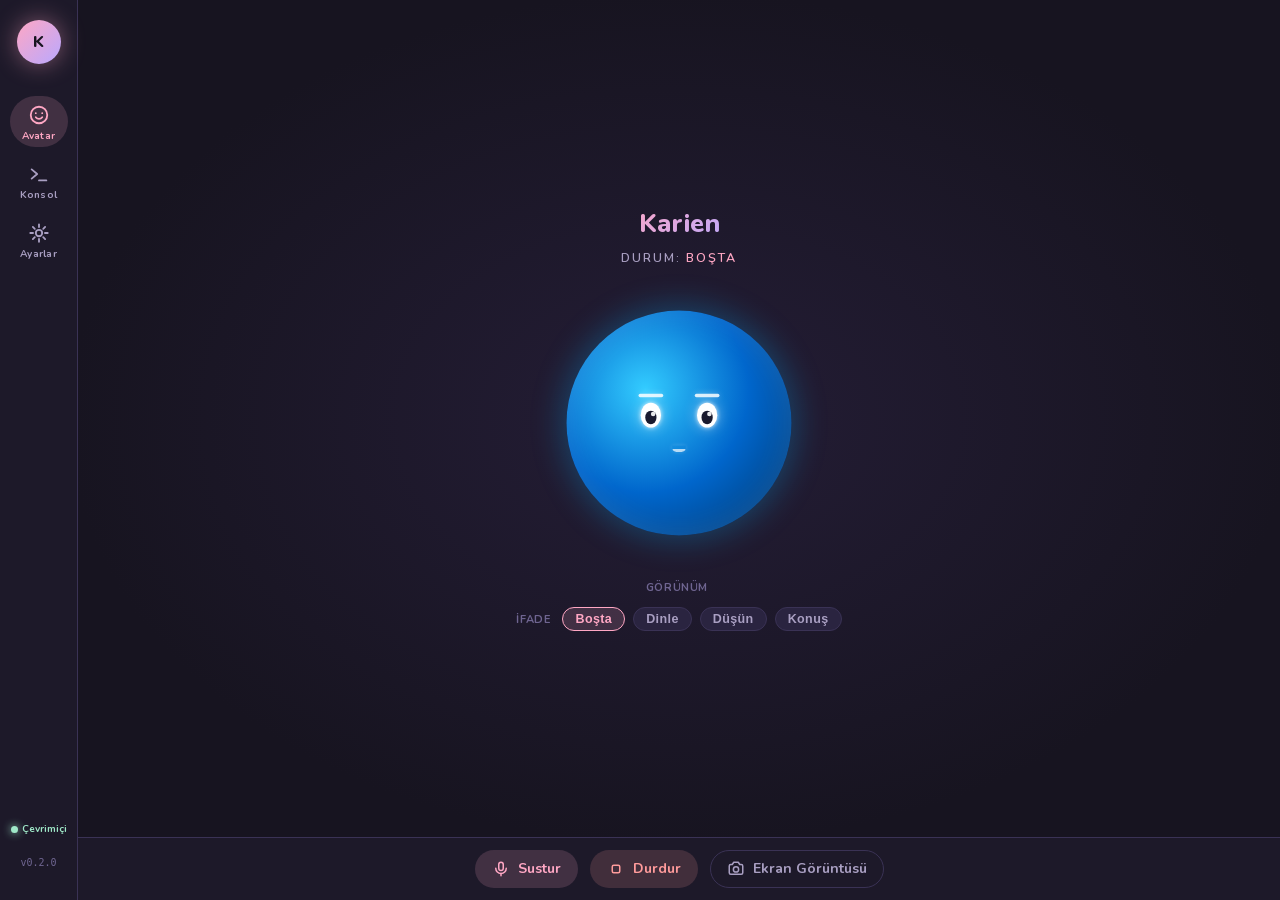
<file: ui/index.html>
<!DOCTYPE html>
<html lang="tr">

<head>
    <meta charset="UTF-8">
    <meta name="viewport" content="width=device-width, initial-scale=1.0">
    <title data-i18n="app.title">Karien Paneli</title>

    <!-- Stylesheets -->
    <link rel="stylesheet" href="css/tokens.css">
    <link rel="stylesheet" href="css/base.css">
    <link rel="stylesheet" href="css/components.css">
    <link rel="stylesheet" href="css/layout.css">
    <link rel="stylesheet" href="css/avatar-base.css">
    <link rel="stylesheet" href="css/avatar.css">
    <link rel="stylesheet" href="css/console.css">
    <link rel="stylesheet" href="css/settings.css">
    <!-- Aktif avatar derisi — js/avatar.js canlı önizleme için href'i değiştirir.
         Skin sözleşmesi overlay ile birebir aynı: avatars/<id>/skin.css,
         data-state/data-mood #avatar-root üzerinde. Son sırada durmalı. -->
    <link rel="stylesheet" href="avatars/orb/skin.css" id="skin-link">
</head>

<body class="app-page">
    <!-- İkon sprite'ı — kaynak: ui/img/icons.svg (senkron tut).
         pywebview file:// altında harici <use href="img/icons.svg#..">
         güvenilir olmadığı için semboller sayfaya gömülüdür. -->
    <svg xmlns="http://www.w3.org/2000/svg" style="display: none;" aria-hidden="true">
        <symbol id="icon-mic" viewBox="0 0 24 24" fill="none" stroke="currentColor" stroke-width="2" stroke-linecap="round" stroke-linejoin="round">
            <rect x="9" y="3" width="6" height="11" rx="3"/>
            <path d="M5 11a7 7 0 0 0 14 0"/>
            <path d="M12 18v3"/>
        </symbol>
        <symbol id="icon-mic-off" viewBox="0 0 24 24" fill="none" stroke="currentColor" stroke-width="2" stroke-linecap="round" stroke-linejoin="round">
            <path d="M9 9v5a3 3 0 0 0 5.1 2.1M15 10V6a3 3 0 0 0-5.6-1.5"/>
            <path d="M5 11a7 7 0 0 0 11.4 5.4M18.6 14A7 7 0 0 0 19 11"/>
            <path d="M12 18v3"/>
            <path d="M4 4l16 16"/>
        </symbol>
        <symbol id="icon-stop" viewBox="0 0 24 24" fill="none" stroke="currentColor" stroke-width="2" stroke-linecap="round" stroke-linejoin="round">
            <rect x="7" y="7" width="10" height="10" rx="2"/>
        </symbol>
        <symbol id="icon-camera" viewBox="0 0 24 24" fill="none" stroke="currentColor" stroke-width="2" stroke-linecap="round" stroke-linejoin="round">
            <path d="M3 8a2 2 0 0 1 2-2h2l2-3h6l2 3h2a2 2 0 0 1 2 2v9a2 2 0 0 1-2 2H5a2 2 0 0 1-2-2z"/>
            <circle cx="12" cy="12.5" r="3.5"/>
        </symbol>
        <symbol id="icon-terminal" viewBox="0 0 24 24" fill="none" stroke="currentColor" stroke-width="2" stroke-linecap="round" stroke-linejoin="round">
            <path d="M4 17l6-5-6-5"/>
            <path d="M12 19h8"/>
        </symbol>
        <symbol id="icon-gear" viewBox="0 0 24 24" fill="none" stroke="currentColor" stroke-width="2" stroke-linecap="round" stroke-linejoin="round">
            <circle cx="12" cy="12" r="3.5"/>
            <path d="M12 2.5v3M12 18.5v3M2.5 12h3M18.5 12h3M5.3 5.3l2.1 2.1M16.6 16.6l2.1 2.1M18.7 5.3l-2.1 2.1M7.4 16.6l-2.1 2.1"/>
        </symbol>
        <symbol id="icon-sparkle" viewBox="0 0 24 24" fill="none" stroke="currentColor" stroke-width="2" stroke-linecap="round" stroke-linejoin="round">
            <path d="M12 3l2.2 6.8L21 12l-6.8 2.2L12 21l-2.2-6.8L3 12l6.8-2.2z"/>
        </symbol>
        <symbol id="icon-face" viewBox="0 0 24 24" fill="none" stroke="currentColor" stroke-width="2" stroke-linecap="round" stroke-linejoin="round">
            <circle cx="12" cy="12" r="9"/>
            <path d="M8.5 10h.01M15.5 10h.01"/>
            <path d="M8.5 14.5a4.5 4.5 0 0 0 7 0"/>
        </symbol>
        <symbol id="icon-brain" viewBox="0 0 24 24" fill="none" stroke="currentColor" stroke-width="2" stroke-linecap="round" stroke-linejoin="round">
            <path d="M12 5v14"/>
            <path d="M12 5a3.5 3.5 0 0 0-6.6 1.2A3.5 3.5 0 0 0 4 12a3.5 3.5 0 0 0 1.6 5A3.5 3.5 0 0 0 12 19"/>
            <path d="M12 5a3.5 3.5 0 0 1 6.6 1.2A3.5 3.5 0 0 1 20 12a3.5 3.5 0 0 1-1.6 5A3.5 3.5 0 0 1 12 19"/>
        </symbol>
        <symbol id="icon-plug" viewBox="0 0 24 24" fill="none" stroke="currentColor" stroke-width="2" stroke-linecap="round" stroke-linejoin="round">
            <path d="M9 3v5M15 3v5"/>
            <path d="M6 8h12v3a6 6 0 0 1-12 0z"/>
            <path d="M12 17v4"/>
        </symbol>
        <symbol id="icon-key" viewBox="0 0 24 24" fill="none" stroke="currentColor" stroke-width="2" stroke-linecap="round" stroke-linejoin="round">
            <circle cx="7.5" cy="15.5" r="4.5"/>
            <path d="M10.7 12.3L21 2"/>
            <path d="M16 7l3 3M13 10l2 2"/>
        </symbol>
        <symbol id="icon-speaker" viewBox="0 0 24 24" fill="none" stroke="currentColor" stroke-width="2" stroke-linecap="round" stroke-linejoin="round">
            <path d="M4 9v6h4l5 4V5L8 9z"/>
            <path d="M16.5 8.5a5 5 0 0 1 0 7"/>
            <path d="M19 6a8.5 8.5 0 0 1 0 12"/>
        </symbol>
        <symbol id="icon-chevron-down" viewBox="0 0 24 24" fill="none" stroke="currentColor" stroke-width="2" stroke-linecap="round" stroke-linejoin="round">
            <path d="M6 9l6 6 6-6"/>
        </symbol>
        <symbol id="icon-send" viewBox="0 0 24 24" fill="none" stroke="currentColor" stroke-width="2" stroke-linecap="round" stroke-linejoin="round">
            <path d="M21 3L10 14"/>
            <path d="M21 3l-7 18-4-7-7-4z"/>
        </symbol>
        <symbol id="icon-close" viewBox="0 0 24 24" fill="none" stroke="currentColor" stroke-width="2" stroke-linecap="round" stroke-linejoin="round">
            <path d="M6 6l12 12M18 6L6 18"/>
        </symbol>
        <symbol id="icon-check" viewBox="0 0 24 24" fill="none" stroke="currentColor" stroke-width="2" stroke-linecap="round" stroke-linejoin="round">
            <path d="M4 12l5 5L20 7"/>
        </symbol>
    </svg>

    <div class="app">

        <!-- ───── SIDEBAR ───── -->
        <div class="sidebar">
            <div class="sidebar-logo">K</div>

            <div class="nav-item active" data-tab="avatar" role="button" tabindex="0">
                <svg class="icon nav-icon"><use href="#icon-face"/></svg>
                <span class="nav-label" data-i18n="nav.avatar">Avatar</span>
            </div>
            <div class="nav-item" data-tab="console" role="button" tabindex="0">
                <svg class="icon nav-icon"><use href="#icon-terminal"/></svg>
                <span class="nav-label" data-i18n="nav.console">Konsol</span>
            </div>
            <div class="nav-item" data-tab="settings" role="button" tabindex="0">
                <svg class="icon nav-icon"><use href="#icon-gear"/></svg>
                <span class="nav-label" data-i18n="nav.settings">Ayarlar</span>
            </div>

            <div class="sidebar-footer">
                <div class="sidebar-status"><span class="dot"></span> <span data-i18n="sidebar.online">Çevrimiçi</span></div>
                <div class="sidebar-mic" id="sidebar-mic"></div>
                <div class="sidebar-version" id="sidebar-version">v0.2.0</div>
            </div>
        </div>

        <!-- ───── MAIN CONTENT ───── -->
        <div class="main-content">

            <!-- AVATAR VIEW (önizleme sahnesi — js/avatar.js sürer) -->
            <div class="view active" id="view-avatar">
                <div class="avatar-view">
                    <div class="avatar-status">
                        <div class="avatar-name">Karien</div>
                        <div class="avatar-status-text"><span data-i18n="avatar.statusPrefix">Durum:</span> <span class="highlight" id="statusLabel" data-i18n="state.idle">Boşta</span>
                        </div>
                    </div>
                    <!-- #avatar-root buraya AvatarDom.mount ile takılır -->
                    <div class="preview-stage" id="preview-stage"></div>
                    <div class="avatar-chips">
                        <div class="chip-row" id="skin-chips">
                            <span class="chip-row-label" data-i18n="preview.skinLabel">Görünüm</span>
                            <!-- deri çipleri js/avatar.js tarafından doldurulur -->
                        </div>
                        <div class="chip-row" id="state-chips">
                            <span class="chip-row-label" data-i18n="preview.stateLabel">İfade</span>
                            <button type="button" class="chip chip--action is-selected" data-preview-state="idle" data-i18n="preview.state.idle">Boşta</button>
                            <button type="button" class="chip chip--action" data-preview-state="listen" data-i18n="preview.state.listen">Dinle</button>
                            <button type="button" class="chip chip--action" data-preview-state="think" data-i18n="preview.state.think">Düşün</button>
                            <button type="button" class="chip chip--action" data-preview-state="speak" data-i18n="preview.state.speak">Konuş</button>
                        </div>
                    </div>
                </div>
            </div>

            <!-- CONSOLE VIEW -->
            <div class="view" id="view-console">
                <div class="console-view">
                    <div class="console-toolbar">
                        <span class="title">
                            <svg class="icon"><use href="#icon-terminal"/></svg>
                            <span data-i18n="console.title">Konsol Çıktısı</span>
                        </span>
                        <div class="autoscroll">
                            <button type="button" class="toggle is-on" id="autoscroll-toggle" role="switch"
                                aria-checked="true" data-i18n-title="console.autoScroll"></button>
                            <span data-i18n="console.autoScroll">Otomatik Kaydırma</span>
                        </div>
                        <button type="button" class="btn btn--ghost btn--sm" id="btn-clear-logs"
                            data-i18n="console.clear">Temizle</button>
                    </div>
                    <div class="log-area" id="logArea">
                        <!-- filled by console.js -->
                    </div>
                    <div class="console-input-bar">
                        <span class="prompt-char">❯</span>
                        <input class="field console-input" type="text" data-i18n-placeholder="console.inputPlaceholder" placeholder="Komutunu buraya yaz..." />
                        <button type="button" class="btn btn--primary" id="btn-send">
                            <svg class="icon"><use href="#icon-send"/></svg>
                            <span data-i18n="console.send">Gönder</span>
                        </button>
                    </div>
                </div>
            </div>

            <!-- SETTINGS VIEW -->
            <div class="view" id="view-settings">
                <div class="settings-view">
                    <div class="settings-header">
                        <h1 data-i18n="settings.title">Ayarlar</h1>
                        <p data-i18n="settings.subtitle">Asistanının beynini, araçlarını ve sesini buradan ayarla.</p>
                    </div>
                    <div class="settings-body">

                        <!-- Yapay Zeka (.env: LLM_PROVIDER/LLM_MODEL/LLM_TEMPERATURE) -->
                        <section class="section">
                            <div class="section-header">
                                <div class="section-icon section-icon--lavanta">
                                    <svg class="icon"><use href="#icon-brain"/></svg>
                                </div>
                                <span class="section-title" data-i18n="settings.section.ai">Yapay Zeka</span>
                                <span class="chip chip--peach" data-i18n="settings.restartChip">Yeniden başlatınca geçerli</span>
                                <svg class="icon section-chevron"><use href="#icon-chevron-down"/></svg>
                            </div>
                            <div class="section-body">
                                <div class="field-row">
                                    <span class="field-label" data-i18n="settings.label.provider">Sağlayıcı</span>
                                    <select class="field" id="llm-provider">
                                        <!-- populated by settings.js -->
                                    </select>
                                </div>
                                <div class="field-row">
                                    <span class="field-label" data-i18n="settings.label.model">Model</span>
                                    <input class="field" type="text" id="llm-model" spellcheck="false"
                                        autocomplete="off" data-i18n-placeholder="settings.model.placeholder"
                                        placeholder="ör. gpt-4o-mini">
                                </div>
                                <div class="field-row">
                                    <span class="field-label" data-i18n="settings.label.temperature">Sıcaklık</span>
                                    <div class="slider-row">
                                        <input type="range" class="slider" id="llm-temperature" min="0" max="100"
                                            value="70">
                                        <span class="slider-value" id="llm-temp-value">0.70</span>
                                    </div>
                                </div>
                            </div>
                        </section>

                        <!-- Araçlar (MCP) -->
                        <section class="section">
                            <div class="section-header">
                                <div class="section-icon section-icon--mint">
                                    <svg class="icon"><use href="#icon-plug"/></svg>
                                </div>
                                <span class="section-title" data-i18n="settings.section.mcp">Araçlar (MCP)</span>
                                <svg class="icon section-chevron"><use href="#icon-chevron-down"/></svg>
                            </div>
                            <div class="section-body" id="mcp-list">
                                <!-- populated by settings.js -->
                            </div>
                        </section>

                        <!-- Ses Girişi (.env: MIC_INDEX) -->
                        <section class="section">
                            <div class="section-header">
                                <div class="section-icon section-icon--sakura">
                                    <svg class="icon"><use href="#icon-mic"/></svg>
                                </div>
                                <span class="section-title" data-i18n="settings.section.audioIn">Ses Girişi</span>
                                <span class="chip chip--peach" data-i18n="settings.restartChip">Yeniden başlatınca geçerli</span>
                                <svg class="icon section-chevron"><use href="#icon-chevron-down"/></svg>
                            </div>
                            <div class="section-body">
                                <div class="field-row">
                                    <span class="field-label" data-i18n="settings.label.inputDevice">Giriş Cihazı</span>
                                    <select class="field" id="audio-device">
                                        <!-- populated by settings.js -->
                                    </select>
                                </div>
                            </div>
                        </section>

                        <!-- Ses Çıkışı (salt-okunur: tts singleton'ının otomatik seçimi) -->
                        <section class="section">
                            <div class="section-header">
                                <div class="section-icon section-icon--peach">
                                    <svg class="icon"><use href="#icon-speaker"/></svg>
                                </div>
                                <span class="section-title" data-i18n="settings.section.audioOut">Ses Çıkışı</span>
                                <svg class="icon section-chevron"><use href="#icon-chevron-down"/></svg>
                            </div>
                            <div class="section-body">
                                <div class="field-row">
                                    <span class="field-label" data-i18n="settings.label.engine">Motor</span>
                                    <span class="chip" id="tts-engine-chip" data-i18n="settings.tts.loading">Bakılıyor...</span>
                                </div>
                                <p class="section-note" data-i18n="settings.tts.note">Motor, mevcut API anahtarlarına göre otomatik seçilir.</p>
                            </div>
                        </section>

                        <!-- Avatar -->
                        <section class="section">
                            <div class="section-header">
                                <div class="section-icon section-icon--sakura">
                                    <svg class="icon"><use href="#icon-face"/></svg>
                                </div>
                                <span class="section-title" data-i18n="settings.section.avatar">Avatar</span>
                                <svg class="icon section-chevron"><use href="#icon-chevron-down"/></svg>
                            </div>
                            <div class="section-body">
                                <div class="field-row">
                                    <span class="field-label" data-i18n="settings.label.skin">Görünüm</span>
                                    <select class="field" id="avatar-skin">
                                        <!-- populated by settings.js from ui/avatars/manifest.json -->
                                    </select>
                                </div>
                            </div>
                        </section>

                        <!-- API Anahtarları -->
                        <section class="section">
                            <div class="section-header">
                                <div class="section-icon section-icon--lavanta">
                                    <svg class="icon"><use href="#icon-key"/></svg>
                                </div>
                                <span class="section-title" data-i18n="settings.section.apiKeys">API Anahtarları</span>
                                <svg class="icon section-chevron"><use href="#icon-chevron-down"/></svg>
                            </div>
                            <div class="section-body" id="api-keys-list">
                                <!-- populated by settings.js -->
                            </div>
                        </section>

                    </div>
                </div>
            </div>
        </div>

        <!-- ───── BOTTOM BAR (gerçek eylemler — js/app.js bağlar) ───── -->
        <div class="bottom-bar">
            <button type="button" class="btn btn--soft" id="btn-mute">
                <svg class="icon"><use href="#icon-mic"/></svg>
                <span data-i18n="bar.mute">Sustur</span>
            </button>
            <button type="button" class="btn btn--danger" id="btn-stop">
                <svg class="icon"><use href="#icon-stop"/></svg>
                <span data-i18n="bar.forceStop">Durdur</span>
            </button>
            <button type="button" class="btn btn--ghost" id="btn-screenshot">
                <svg class="icon"><use href="#icon-camera"/></svg>
                <span data-i18n="bar.screenshot">Ekran Görüntüsü</span>
            </button>
        </div>
    </div>

    <!-- Scripts (order matters: i18n first, then shared helpers, modules, app bootstrap) -->
    <script src="js/i18n.js"></script>
    <script src="js/util.js"></script>
    <script src="js/toast.js"></script>
    <script src="js/avatar-dom.js"></script>
    <script src="js/avatar.js"></script>
    <script src="js/console.js"></script>
    <script src="js/settings.js"></script>
    <script src="js/app.js"></script>
</body>

</html>
</file>
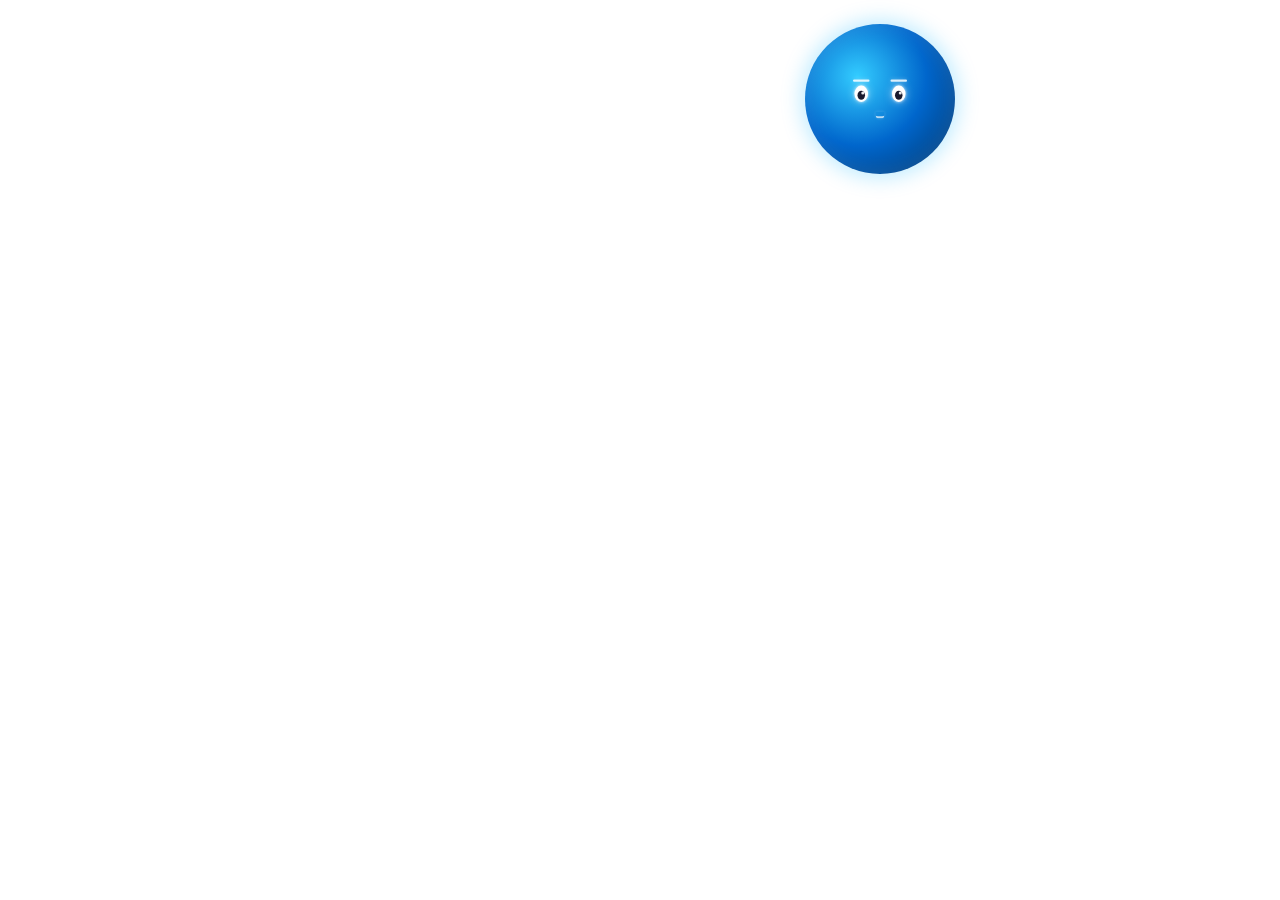
<file: ui/overlay.html>
<!DOCTYPE html>
<html lang="tr">

<head>
    <meta charset="UTF-8">
    <title>Karien Overlay</title>

    <!--
      Overlay avatar window (frameless / transparent / always-on-top).
      Contract with assistant/ui/api.py (do not rename these globals):
        overlaySlideIn()      → slide the avatar in from the right
        overlaySlideOut()     → slide the avatar out to the right
        overlaySetState(s)    → s ∈ hidden | listen | think | speak (data-state)
        overlaySetMood(m)     → one of the 9 mood tags (data-mood)
        overlaySetSkin(id)    → swap the skin stylesheet (ui/avatars/<id>/skin.css)

      All visuals are driven by the data-state / data-mood attributes on
      #avatar-root; each skin is a self-contained stylesheet reacting to
      them. The #avatar-root markup is mounted from the single canonical
      template in js/avatar-dom.js (shared with the main-window preview
      stage); structural rules live in css/avatar-base.css.
    -->
    <link rel="stylesheet" href="css/tokens.css">
    <link rel="stylesheet" href="css/avatar-base.css">
    <link rel="stylesheet" href="css/overlay.css">
    <link rel="stylesheet" href="avatars/orb/skin.css" id="skin-link">
</head>

<body>
    <!-- #avatar-root is mounted here by js/overlay.js via AvatarDom.mount -->

    <script src="js/i18n.js"></script>
    <script src="js/util.js"></script>
    <script src="js/avatar-dom.js"></script>
    <script src="js/overlay.js"></script>
</body>

</html>
</file>
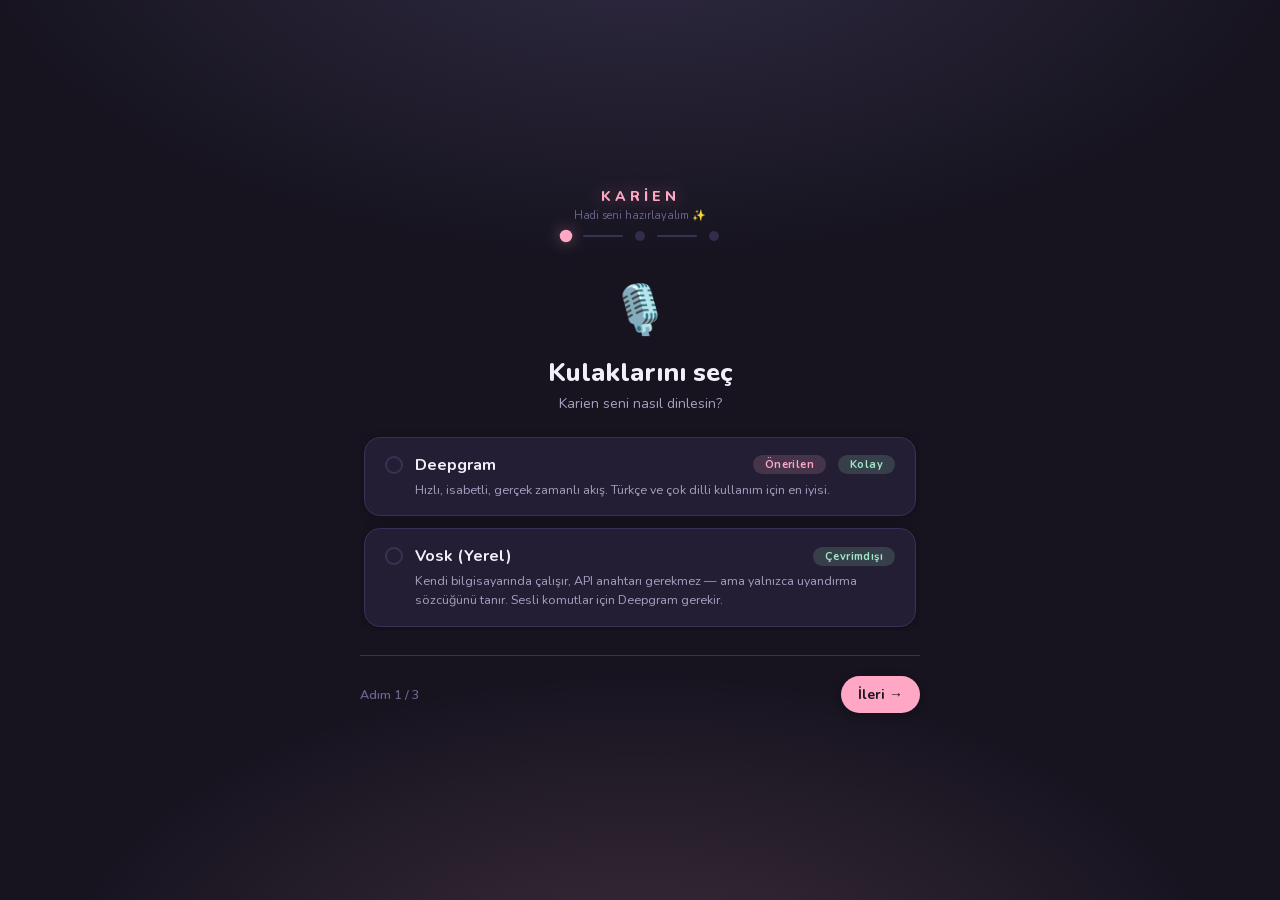
<file: ui/wizard.html>
<!DOCTYPE html>
<html lang="tr">
<head>
  <meta charset="UTF-8">
  <meta name="viewport" content="width=device-width, initial-scale=1.0">
  <title data-i18n="wizard.title">Karien — Kurulum</title>
  <link rel="stylesheet" href="css/tokens.css">
  <link rel="stylesheet" href="css/base.css">
  <link rel="stylesheet" href="css/components.css">
  <link rel="stylesheet" href="css/wizard.css">
</head>
<body class="app-page">
  <div class="wizard-overlay">
    <div class="wizard-container">

      <!-- Branding -->
      <div class="wizard-branding">
        <div class="brand-name">Karien</div>
        <div class="brand-tagline" data-i18n="wizard.tagline">Hadi seni hazırlayalım ✨</div>
      </div>

      <!-- Progress -->
      <div class="wizard-progress">
        <div class="progress-dot active" id="progress-dot-0"></div>
        <div class="progress-connector" id="progress-conn-0"></div>
        <div class="progress-dot" id="progress-dot-1"></div>
        <div class="progress-connector" id="progress-conn-1"></div>
        <div class="progress-dot" id="progress-dot-2"></div>
      </div>

      <!-- Steps -->
      <div class="wizard-steps">

        <!-- STEP 0: STT -->
        <div class="wizard-step active" id="wizard-step-0">
          <div class="step-header">
            <span class="step-emoji">🎙️</span>
            <h2 class="step-title" data-i18n="wizard.step0.title">Kulaklarını seç</h2>
            <p class="step-subtitle" data-i18n="wizard.step0.subtitle">Karien seni nasıl dinlesin?</p>
          </div>
          <div class="provider-cards" id="step-0-cards"></div>
        </div>

        <!-- STEP 1: LLM -->
        <div class="wizard-step" id="wizard-step-1">
          <div class="step-header">
            <span class="step-emoji">🧠</span>
            <h2 class="step-title" data-i18n="wizard.step1.title">Beynini seç</h2>
            <p class="step-subtitle" data-i18n="wizard.step1.subtitle">Karien'in düşünme gücünü hangi model versin?</p>
          </div>
          <div class="provider-cards" id="step-1-cards"></div>
        </div>

        <!-- STEP 2: TTS -->
        <div class="wizard-step" id="wizard-step-2">
          <div class="step-header">
            <span class="step-emoji">🗣️</span>
            <h2 class="step-title" data-i18n="wizard.step2.title">Sesini seç</h2>
            <p class="step-subtitle" data-i18n="wizard.step2.subtitle">Karien sana nasıl seslensin?</p>
          </div>
          <div class="provider-cards" id="step-2-cards"></div>
        </div>

      </div>

      <!-- Navigation (bindings live in wizard.js — no inline onclick) -->
      <div class="wizard-nav">
        <button class="btn btn--ghost" id="wizard-prev" style="display:none;" data-i18n="wizard.back">
          ← Geri
        </button>
        <span class="step-counter" id="step-counter">Adım 1 / 3</span>
        <button class="btn btn--primary" id="wizard-next" data-i18n="wizard.next">
          İleri →
        </button>
        <button class="btn btn--primary" id="wizard-finish" style="display:none;" data-i18n="wizard.finish">
          Başlayalım! 🚀
        </button>
      </div>

    </div>
  </div>

  <script src="js/i18n.js"></script>
  <script src="js/util.js"></script>
  <script src="js/wizard.js"></script>
</body>
</html>
</file>
<file: ui/css/tokens.css>
/* ═══════════════════════════════════════════════════════════
   Karien — Design Tokens
   Kawaii-ama-rafine koyu tema: sıcak erik-antrasit zeminler,
   sakura/lavanta pastel vurgular. variables.css'in yerine geçer.
   Yüklenme sırası: tokens.css → base.css → ekran css'leri.
   ═══════════════════════════════════════════════════════════ */

/* ───── Yazı tipi: Nunito (variable, yerel — ağ bağımlılığı yok) ───── */
@font-face {
  font-family: 'Nunito';
  font-style: normal;
  font-weight: 200 1000;
  font-display: swap;
  src: url('../fonts/Nunito-Variable-latin-ext.woff2') format('woff2');
  unicode-range: U+0100-02BA, U+02BD-02C5, U+02C7-02CC, U+02CE-02D7, U+02DD-02FF, U+0304, U+0308, U+0329, U+1D00-1DBF, U+1E00-1E9F, U+1EF2-1EFF, U+2020, U+20A0-20AB, U+20AD-20C0, U+2113, U+2C60-2C7F, U+A720-A7FF;
}

@font-face {
  font-family: 'Nunito';
  font-style: normal;
  font-weight: 200 1000;
  font-display: swap;
  src: url('../fonts/Nunito-Variable-latin.woff2') format('woff2');
  unicode-range: U+0000-00FF, U+0131, U+0152-0153, U+02BB-02BC, U+02C6, U+02DA, U+02DC, U+0304, U+0308, U+0329, U+2000-206F, U+20AC, U+2122, U+2191, U+2193, U+2212, U+2215, U+FEFF, U+FFFD;
}

:root {
  /* ───── Zeminler — sıcak erik-antrasit (#171420 → #342c4a) ───── */
  --ground-0: #171420;   /* en derin: uygulama zemini            */
  --ground-1: #1d1929;   /* ray / kenar çubuğu                   */
  --ground-2: #231e33;   /* kart                                 */
  --ground-3: #2a2440;   /* input / kuyu                         */
  --ground-4: #342c4a;   /* hover / en açık zemin                */

  /* ───── Vurgular — pastel ───── */
  --sakura:       #ffa7c4;                      /* birincil     */
  --sakura-soft:  rgba(255, 167, 196, 0.16);
  --sakura-glow:  rgba(255, 167, 196, 0.45);
  --lavanta:      #b9a8ff;                      /* ikincil      */
  --lavanta-soft: rgba(185, 168, 255, 0.16);
  --lavanta-glow: rgba(185, 168, 255, 0.45);

  /* ───── Durum renkleri — pastel ───── */
  --mint:       #9fe8c8;                        /* başarı / çevrimiçi   */
  --mint-soft:  rgba(159, 232, 200, 0.16);
  --peach:      #ffd8a8;                        /* uyarı / "restart"    */
  --peach-soft: rgba(255, 216, 168, 0.16);
  --coral:      #ff9b9b;                        /* hata / tehlike       */
  --coral-soft: rgba(255, 155, 155, 0.16);

  /* ───── Metin & çizgi ───── */
  --text-1: #f3eef8;     /* birincil metin — sıcak beyaz         */
  --text-2: #a99fc2;     /* ikincil metin                        */
  --text-3: #6f6591;     /* sönük metin / ipucu                  */
  --line:   #3a3255;     /* kenarlık                             */

  /* ───── Boşluk skalası (4px taban) ───── */
  --sp-1:  4px;
  --sp-2:  8px;
  --sp-3:  12px;
  --sp-4:  16px;
  --sp-5:  20px;
  --sp-6:  24px;
  --sp-8:  32px;
  --sp-10: 40px;
  --sp-12: 48px;

  /* ───── Yarıçap skalası (6–28px + hap) ───── */
  --r-xs:   6px;
  --r-sm:   8px;
  --r-md:   12px;
  --r-lg:   16px;
  --r-xl:   22px;
  --r-2xl:  28px;
  --r-pill: 999px;

  /* ───── Tip skalası ───── */
  --fs-xs:  11px;
  --fs-sm:  12.5px;
  --fs-md:  14px;
  --fs-lg:  16px;
  --fs-xl:  20px;
  --fs-2xl: 26px;
  --fw-regular: 500;   /* Nunito ince kaçar; 500 taban           */
  --fw-medium:  600;
  --fw-bold:    700;
  --fw-heavy:   800;

  /* ───── Gölge & parıltı — yumuşak ───── */
  --shadow-sm: 0 2px 8px rgba(10, 6, 18, 0.35);
  --shadow-md: 0 6px 20px rgba(10, 6, 18, 0.45);
  --shadow-lg: 0 12px 40px rgba(10, 6, 18, 0.55);
  --glow-sakura:  0 0 24px var(--sakura-glow);
  --glow-lavanta: 0 0 24px var(--lavanta-glow);

  /* ───── Hareket ───── */
  --ease-spring: cubic-bezier(0.34, 1.56, 0.64, 1);   /* mevcut overshoot eğrisi */
  --ease-out:    cubic-bezier(0.22, 1, 0.36, 1);
  --dur-fast: 150ms;
  --dur-med:  300ms;
  --dur-slow: 500ms;

  /* ───── Yazı yığınları ───── */
  --font-main: 'Nunito', ui-rounded, -apple-system, 'Segoe UI', sans-serif;
  --font-mono: 'JetBrains Mono', 'Fira Code', ui-monospace, 'SF Mono', Menlo, monospace;
}
</file>
<file: ui/css/base.css>
/* ═══════════════════════════════════════════════════════════
   Karien — Base
   Reset + sayfa iskeleti + ortak keyframe'ler + temalı scrollbar.
   Sayfa stilleri body.app-page'e SCOPE'ludur: overlay penceresi
   bu sınıfı ASLA almaz (şeffaflık sözleşmesi — body'ye zemin yok).
   ═══════════════════════════════════════════════════════════ */

* {
  margin: 0;
  padding: 0;
  box-sizing: border-box;
}

body.app-page {
  font-family: var(--font-main);
  background: var(--ground-0);
  color: var(--text-1);
  height: 100vh;
  overflow: hidden;
  user-select: none;
}

/* ───── Ortak keyframe'ler (avatar.css'ten taşındı —
        konsol/sidebar'ın gizli bağımlılığı burada çözülür) ───── */
@keyframes fadeIn {
  from {
    opacity: 0;
    transform: translateY(4px);
  }

  to {
    opacity: 1;
    transform: translateY(0);
  }
}

@keyframes pulse-dot {

  0%,
  100% {
    opacity: 1;
  }

  50% {
    opacity: 0.3;
  }
}

/* ───── Temalı scrollbar ───── */
.app-page ::-webkit-scrollbar {
  width: 8px;
  height: 8px;
}

.app-page ::-webkit-scrollbar-track {
  background: transparent;
}

.app-page ::-webkit-scrollbar-thumb {
  background: var(--ground-4);
  border-radius: var(--r-pill);
}

.app-page ::-webkit-scrollbar-thumb:hover {
  background: var(--line);
}
</file>
<file: ui/css/components.css>
/* ═══════════════════════════════════════════════════════════
   Karien — Komponent Kiti
   tokens.css üstünde tek görsel dil. Sonraki fazlar (kabuk,
   konsol, ayarlar, sihirbaz) yalnızca bu sınıfları kullanır.

   KULLANIM
   ─ Buton:   <button class="btn btn--primary">Kaydet</button>
              çeşitler: --primary (sakura dolgu, koyu metin),
              --soft, --ghost, --danger; boyut: --sm
   ─ İkon:    <svg class="icon"><use href="img/icons.svg#icon-mic"/></svg>
   ─ Alan:    <input class="field"> / <select class="field">
              etiketli satır: .field-row > .field-label + .field
   ─ Slider:  <input type="range" class="slider"> (+ .slider-value)
   ─ Kart:    .card, seçilebilir: .card--select (+ .is-selected)
   ─ Çip:     <span class="chip chip--mint">Çevrimiçi</span>
              renkler: --sakura --lavanta --mint --peach --coral
   ─ Toggle:  <button class="toggle" role="switch" aria-checked="true">
              açık durum: .is-on (JS class'ı çevirir)
   ─ Bölüm:   .section > .section-header (.section-title,
              .section-chevron) + .section-body; kapalı: .is-closed
   ─ Toast:   js/toast.js → showToast(mesaj, tur)
              tur: 'info' | 'success' | 'warn' | 'error'
   ═══════════════════════════════════════════════════════════ */

/* ───── İkon ───── */
.icon {
  width: 18px;
  height: 18px;
  flex: none;
  stroke: currentColor;
  fill: none;
  vertical-align: -3px;
}

.icon--lg {
  width: 24px;
  height: 24px;
}

/* ───── Buton ───── */
.btn {
  display: inline-flex;
  align-items: center;
  justify-content: center;
  gap: var(--sp-2);
  padding: var(--sp-2) var(--sp-4);
  border: 1px solid transparent;
  border-radius: var(--r-pill);
  font-family: var(--font-main);
  font-size: var(--fs-md);
  font-weight: var(--fw-bold);
  line-height: 1.4;
  color: var(--text-1);
  background: var(--ground-3);
  cursor: pointer;
  user-select: none;
  transition:
    background var(--dur-fast) var(--ease-out),
    color var(--dur-fast) var(--ease-out),
    border-color var(--dur-fast) var(--ease-out),
    box-shadow var(--dur-fast) var(--ease-out),
    transform var(--dur-med) var(--ease-spring);
}

.btn:hover {
  background: var(--ground-4);
}

.btn:active {
  transform: scale(0.97);
}

.btn:focus-visible {
  outline: 2px solid var(--lavanta);
  outline-offset: 2px;
}

.btn:disabled {
  opacity: 0.45;
  cursor: not-allowed;
  transform: none;
}

.btn--primary {
  background: var(--sakura);
  color: var(--ground-0);
  box-shadow: var(--shadow-sm);
}

.btn--primary:hover {
  background: #ffb8d0;
  box-shadow: var(--glow-sakura);
}

.btn--soft {
  background: var(--sakura-soft);
  color: var(--sakura);
}

.btn--soft:hover {
  background: rgba(255, 167, 196, 0.26);
}

.btn--ghost {
  background: transparent;
  border-color: var(--line);
  color: var(--text-2);
}

.btn--ghost:hover {
  background: var(--ground-3);
  color: var(--text-1);
}

.btn--danger {
  background: var(--coral-soft);
  color: var(--coral);
}

.btn--danger:hover {
  background: rgba(255, 155, 155, 0.28);
}

.btn--sm {
  padding: var(--sp-1) var(--sp-3);
  font-size: var(--fs-sm);
}

/* ───── Alan (input / select) ───── */
.field-row {
  display: flex;
  align-items: center;
  gap: var(--sp-4);
  padding: var(--sp-3) 0;
}

.field-label {
  flex: none;
  width: 140px;
  font-size: var(--fs-md);
  font-weight: var(--fw-medium);
  color: var(--text-2);
}

.field {
  flex: 1;
  min-width: 0;
  padding: var(--sp-2) var(--sp-3);
  background: var(--ground-3);
  border: 1px solid var(--line);
  border-radius: var(--r-md);
  font-family: var(--font-main);
  font-size: var(--fs-md);
  font-weight: var(--fw-regular);
  color: var(--text-1);
  transition:
    border-color var(--dur-fast) var(--ease-out),
    box-shadow var(--dur-fast) var(--ease-out);
}

.field::placeholder {
  color: var(--text-3);
}

.field:hover {
  border-color: var(--text-3);
}

.field:focus {
  outline: none;
  border-color: var(--sakura);
  box-shadow: 0 0 0 3px var(--sakura-soft);
}

select.field {
  appearance: none;
  -webkit-appearance: none;
  background-image: url("data:image/svg+xml;utf8,<svg xmlns='http://www.w3.org/2000/svg' width='12' height='12' viewBox='0 0 24 24' fill='none' stroke='%23a99fc2' stroke-width='2.5' stroke-linecap='round' stroke-linejoin='round'><path d='M6 9l6 6 6-6'/></svg>");
  background-repeat: no-repeat;
  background-position: right var(--sp-3) center;
  padding-right: var(--sp-8);
  cursor: pointer;
}

/* ───── Slider ───── */
.slider-row {
  display: flex;
  align-items: center;
  gap: var(--sp-3);
  flex: 1;
}

.slider {
  flex: 1;
  height: 6px;
  appearance: none;
  -webkit-appearance: none;
  background: var(--ground-4);
  border-radius: var(--r-pill);
  outline: none;
  cursor: pointer;
}

.slider::-webkit-slider-thumb {
  appearance: none;
  -webkit-appearance: none;
  width: 18px;
  height: 18px;
  border-radius: 50%;
  background: var(--sakura);
  border: none;
  box-shadow: var(--shadow-sm);
  transition: transform var(--dur-med) var(--ease-spring), box-shadow var(--dur-fast) var(--ease-out);
}

.slider::-webkit-slider-thumb:hover {
  transform: scale(1.15);
  box-shadow: var(--glow-sakura);
}

.slider:active::-webkit-slider-thumb {
  transform: scale(0.97);
}

.slider-value {
  flex: none;
  min-width: 44px;
  text-align: right;
  font-family: var(--font-mono);
  font-size: var(--fs-sm);
  color: var(--sakura);
}

/* ───── Kart ───── */
.card {
  background: var(--ground-2);
  border: 1px solid var(--line);
  border-radius: var(--r-lg);
  padding: var(--sp-4);
  box-shadow: var(--shadow-sm);
}

.card--select {
  cursor: pointer;
  transition:
    border-color var(--dur-fast) var(--ease-out),
    background var(--dur-fast) var(--ease-out),
    box-shadow var(--dur-fast) var(--ease-out),
    transform var(--dur-med) var(--ease-spring);
}

.card--select:hover {
  border-color: var(--text-3);
  transform: translateY(-1px);
}

.card--select:active {
  transform: scale(0.98);
}

.card--select.is-selected {
  border-color: var(--sakura);
  background: linear-gradient(var(--sakura-soft), var(--sakura-soft)), var(--ground-2);
  box-shadow: var(--glow-sakura);
}

/* ───── Çip / rozet ───── */
.chip {
  display: inline-flex;
  align-items: center;
  gap: var(--sp-1);
  padding: 2px var(--sp-3);
  border-radius: var(--r-pill);
  font-size: var(--fs-xs);
  font-weight: var(--fw-bold);
  letter-spacing: 0.4px;
  background: var(--ground-4);
  color: var(--text-2);
  white-space: nowrap;
}

.chip--sakura {
  background: var(--sakura-soft);
  color: var(--sakura);
}

.chip--lavanta {
  background: var(--lavanta-soft);
  color: var(--lavanta);
}

.chip--mint {
  background: var(--mint-soft);
  color: var(--mint);
}

.chip--peach {
  background: var(--peach-soft);
  color: var(--peach);
}

.chip--coral {
  background: var(--coral-soft);
  color: var(--coral);
}

/* tıklanabilir çip (deri/ifade seçiciler) */
.chip--action {
  cursor: pointer;
  padding: var(--sp-1) var(--sp-3);
  border: 1px solid var(--line);
  background: var(--ground-3);
  color: var(--text-2);
  font-size: var(--fs-sm);
  transition:
    background var(--dur-fast) var(--ease-out),
    color var(--dur-fast) var(--ease-out),
    border-color var(--dur-fast) var(--ease-out),
    transform var(--dur-med) var(--ease-spring);
}

.chip--action:hover {
  color: var(--text-1);
  border-color: var(--text-3);
}

.chip--action:active {
  transform: scale(0.95);
}

.chip--action.is-selected {
  background: var(--sakura-soft);
  border-color: var(--sakura);
  color: var(--sakura);
}

/* ───── Toggle (anahtar) ───── */
.toggle {
  position: relative;
  width: 40px;
  height: 22px;
  flex: none;
  border: none;
  border-radius: var(--r-pill);
  background: var(--ground-4);
  cursor: pointer;
  transition: background var(--dur-med) var(--ease-out);
}

.toggle::after {
  content: '';
  position: absolute;
  top: 3px;
  left: 3px;
  width: 16px;
  height: 16px;
  border-radius: 50%;
  background: var(--text-2);
  transition:
    transform var(--dur-med) var(--ease-spring),
    background var(--dur-med) var(--ease-out);
}

.toggle.is-on {
  background: var(--sakura);
}

.toggle.is-on::after {
  transform: translateX(18px);
  background: var(--ground-0);
}

.toggle:focus-visible {
  outline: 2px solid var(--lavanta);
  outline-offset: 2px;
}

/* ───── Bölüm (ayarlar akordeonu) ───── */
.section {
  background: var(--ground-2);
  border: 1px solid var(--line);
  border-radius: var(--r-lg);
  margin-bottom: var(--sp-4);
  overflow: hidden;
}

.section-header {
  display: flex;
  align-items: center;
  gap: var(--sp-3);
  padding: var(--sp-4);
  cursor: pointer;
  user-select: none;
  transition: background var(--dur-fast) var(--ease-out);
}

.section-header:hover {
  background: var(--ground-3);
}

.section-title {
  flex: 1;
  font-size: var(--fs-lg);
  font-weight: var(--fw-bold);
  color: var(--text-1);
}

.section-chevron {
  color: var(--text-3);
  transition: transform var(--dur-med) var(--ease-spring);
}

.section.is-closed .section-chevron {
  transform: rotate(-90deg);
}

.section-body {
  padding: 0 var(--sp-4) var(--sp-4);
}

.section.is-closed .section-body {
  display: none;
}

/* ───── Toast (js/toast.js) ───── */
.toast-stack {
  position: fixed;
  bottom: var(--sp-6);
  left: 50%;
  transform: translateX(-50%);
  display: flex;
  flex-direction: column;
  align-items: center;
  gap: var(--sp-2);
  z-index: 10000;
  pointer-events: none;
}

.toast {
  display: inline-flex;
  align-items: center;
  gap: var(--sp-2);
  max-width: 420px;
  padding: var(--sp-3) var(--sp-5);
  background: var(--ground-2);
  border: 1px solid var(--line);
  border-radius: var(--r-pill);
  box-shadow: var(--shadow-md);
  font-size: var(--fs-md);
  font-weight: var(--fw-medium);
  color: var(--text-1);
  animation: toast-in var(--dur-med) var(--ease-spring);
}

.toast.is-leaving {
  animation: toast-out var(--dur-med) var(--ease-out) forwards;
}

.toast--success {
  border-color: var(--mint);
  color: var(--mint);
}

.toast--warn {
  border-color: var(--peach);
  color: var(--peach);
}

.toast--error {
  border-color: var(--coral);
  color: var(--coral);
}

@keyframes toast-in {
  from {
    opacity: 0;
    transform: translateY(12px) scale(0.95);
  }

  to {
    opacity: 1;
    transform: translateY(0) scale(1);
  }
}

@keyframes toast-out {
  from {
    opacity: 1;
    transform: translateY(0) scale(1);
  }

  to {
    opacity: 0;
    transform: translateY(8px) scale(0.95);
  }
}
</file>
<file: ui/css/layout.css>
/* ═══════════════════════════════════════════════════════════
   Karien — Kabuk: grid, kenar çubuğu, alt bar
   tokens.css + components.css üstünde; kawaii-ama-rafine geçiş.
   Alt bar butonları components.css'teki .btn ailesini kullanır —
   burada yalnızca yerleşim ve kabuğa özgü durumlar var.
   ═══════════════════════════════════════════════════════════ */

/* ───── UYGULAMA GRID'İ ───── */
.app {
    display: grid;
    grid-template-columns: 78px 1fr;
    grid-template-rows: 1fr auto;
    height: 100vh;
}

/* ───── KENAR ÇUBUĞU ───── */
.sidebar {
    grid-row: 1 / 3;
    background: var(--ground-1);
    border-right: 1px solid var(--line);
    display: flex;
    flex-direction: column;
    align-items: center;
    padding: var(--sp-5) 0;
    gap: var(--sp-2);
    z-index: 10;
}

/* Pembe-lavanta yumuşak logo */
.sidebar-logo {
    width: 44px;
    height: 44px;
    border-radius: 50%;
    background: linear-gradient(135deg, var(--sakura), var(--lavanta));
    display: flex;
    align-items: center;
    justify-content: center;
    font-weight: var(--fw-heavy);
    font-size: var(--fs-lg);
    color: var(--ground-0);
    margin-bottom: var(--sp-6);
    box-shadow: var(--glow-sakura);
}

/* Hap (pill) nav öğeleri */
.nav-item {
    width: 58px;
    padding: var(--sp-2) 0 var(--sp-1);
    border-radius: var(--r-pill);
    display: flex;
    flex-direction: column;
    align-items: center;
    justify-content: center;
    gap: 3px;
    cursor: pointer;
    color: var(--text-2);
    transition:
        background var(--dur-fast) var(--ease-out),
        color var(--dur-fast) var(--ease-out),
        transform var(--dur-med) var(--ease-spring);
}

.nav-item:hover {
    background: var(--ground-3);
    color: var(--text-1);
}

.nav-item:active {
    transform: scale(0.94);
}

.nav-item:focus-visible {
    outline: 2px solid var(--lavanta);
    outline-offset: 2px;
}

.nav-item.active {
    background: var(--sakura-soft);
    color: var(--sakura);
}

.nav-icon {
    width: 22px;
    height: 22px;
}

.nav-label {
    font-size: 10px;
    font-weight: var(--fw-bold);
    letter-spacing: 0.3px;
}

.sidebar-footer {
    margin-top: auto;
    text-align: center;
    padding: var(--sp-3);
    display: flex;
    flex-direction: column;
    align-items: center;
    gap: var(--sp-1);
}

/* Mint durum noktası */
.sidebar-status {
    font-size: 10px;
    font-weight: var(--fw-bold);
    color: var(--mint);
    display: flex;
    align-items: center;
    gap: var(--sp-1);
    justify-content: center;
}

.sidebar-status .dot {
    width: 7px;
    height: 7px;
    border-radius: 50%;
    background: var(--mint);
    box-shadow: 0 0 8px var(--mint);
    animation: pulse-dot 2s infinite;
}

/* Mikrofon durumu satırı (js/app.js doldurur) */
.sidebar-mic {
    font-size: 9.5px;
    font-weight: var(--fw-medium);
    color: var(--text-3);
    min-height: 13px;
}

.sidebar-version {
    font-size: 10px;
    color: var(--text-3);
    font-family: var(--font-mono);
}

/* ───── ANA İÇERİK ───── */
.main-content {
    overflow: hidden;
    position: relative;
}

.view {
    display: none;
    height: 100%;
}

.view.active {
    display: flex;
    flex-direction: column;
}

/* ───── ALT BAR ───── */
.bottom-bar {
    background: var(--ground-1);
    border-top: 1px solid var(--line);
    padding: var(--sp-3) var(--sp-6);
    display: flex;
    align-items: center;
    justify-content: center;
    gap: var(--sp-3);
}

/* Susturulmuş durum: buton mercan tonuna döner (ikon: mic-off) */
#btn-mute.muted {
    background: var(--coral-soft);
    color: var(--coral);
}

#btn-mute.muted:hover {
    background: rgba(255, 155, 155, 0.28);
}
</file>
<file: ui/css/avatar-base.css>
/* ═══════════════════════════════════════
   Karien — Avatar Base (skin-agnostic, window-agnostic)
   ═══════════════════════════════════════

   Structural rules for the canonical #avatar-root
   (mounted by js/avatar-dom.js) — shared by the
   overlay window AND the main-window preview stage.

   Everything VISUAL (colors, face, states, moods)
   belongs to the active skin css in
   ui/avatars/<id>/skin.css. Window-specific rules
   (overlay transparency + slide) live in overlay.css.
   ═══════════════════════════════════════ */

#avatar-root {
    display: flex;
    flex-direction: column;
    align-items: center;
}

/* ───── AVATAR CONTAINER ───── */
#avatar-root .avatar {
    position: relative;
    width: 150px;
    height: 150px;
}

/* The round "body" — each skin paints it */
#avatar-root .body {
    position: absolute;
    inset: 0;
    border-radius: 50%;
}

/* Face plane — 120x80 chibi expression grid, scaled down to fit the
   150px avatar so skins can reuse the existing coordinates. */
#avatar-root .face {
    position: absolute;
    width: 120px;
    height: 80px;
    top: 50%;
    left: 50%;
    transform: translate(-50%, -50%) scale(0.75);
    z-index: 5;
    pointer-events: none;
}

/* Optional skin parts — hidden unless a skin enables them */
#avatar-root .ear,
#avatar-root .whiskers {
    display: none;
}

/* ───── STATUS LABEL (minimal, cute) ───── */
/* Text content is set by JS via t('overlay.state.*') — no CSS content:
   rules, so the labels live in the i18n table like everything else. */
#avatar-root .status-label {
    margin-top: 10px;
    height: 16px;
    font: 600 11px/16px -apple-system, "Segoe UI", sans-serif;
    color: rgba(255, 255, 255, 0.9);
    letter-spacing: 0.5px;
    text-shadow: 0 1px 4px rgba(0, 0, 0, 0.55);
}
</file>
<file: ui/css/avatar.css>
/* ═══════════════════════════════════════
   Karien — Avatar Görünümü (önizleme sahnesi)
   ═══════════════════════════════════════

   Ana penceredeki avatar sekmesi: isim plakası,
   1.5x ölçekli skin önizlemesi ve deri/ifade
   çipleri. Avatarın kendisi avatar-base.css +
   aktif skin (avatars/<id>/skin.css) tarafından
   çizilir — burada yalnızca sahne var.
   ═══════════════════════════════════════ */

.avatar-view {
    display: flex;
    flex-direction: column;
    align-items: center;
    justify-content: center;
    gap: var(--sp-8);
    height: 100%;
    /* Neon yerine sıcak erik vinyeti */
    background: radial-gradient(ellipse at center, #241d36 0%, var(--ground-0) 72%);
}

/* ───── İSİM PLAKASI ───── */
.avatar-status {
    text-align: center;
}

.avatar-name {
    font-size: var(--fs-2xl);
    font-weight: var(--fw-heavy);
    margin-bottom: var(--sp-2);
    background: linear-gradient(135deg, var(--sakura), var(--lavanta));
    -webkit-background-clip: text;
    background-clip: text;
    -webkit-text-fill-color: transparent;
}

.avatar-status-text {
    font-size: var(--fs-sm);
    font-weight: var(--fw-medium);
    color: var(--text-2);
    letter-spacing: 2px;
    text-transform: uppercase;
}

.avatar-status-text .highlight {
    color: var(--sakura);
}

/* ───── ÖNİZLEME SAHNESİ ───── */
.preview-stage {
    width: 260px;
    height: 250px;
    display: flex;
    align-items: center;
    justify-content: center;
}

/* 1.5x ölçek — kayma yok (o overlay penceresine özgü) */
.preview-stage #avatar-root {
    transform: scale(1.5);
}

/* Sahnede sevimli durum etiketi gereksiz — başlıktaki durum metni var */
.preview-stage .status-label {
    display: none;
}

/* ───── DERİ / İFADE ÇİPLERİ ───── */
.avatar-chips {
    display: flex;
    flex-direction: column;
    align-items: center;
    gap: var(--sp-3);
}

.chip-row {
    display: flex;
    align-items: center;
    gap: var(--sp-2);
}

.chip-row-label {
    font-size: var(--fs-xs);
    font-weight: var(--fw-bold);
    color: var(--text-3);
    letter-spacing: 0.6px;
    text-transform: uppercase;
    margin-right: var(--sp-1);
}
</file>
<file: ui/css/console.css>
/* ═══════════════════════════════════════════════════════════
   Karien — Konsol Görünümü
   tokens.css + components.css üstünde. Üçlü yapı korunur:
   araç çubuğu / log alanı / giriş çubuğu.

   Log rozetleri components.css'teki .chip ailesidir ve yalnızca
   gerçekte üretilen 5 seviyeyi kapsar: info / user / llm / tool
   / error (bilinmeyen seviyeler js/console.js'te info'ya düşer).
   Otomatik kaydırma, paylaşılan .toggle komponentini kullanır.
   ═══════════════════════════════════════════════════════════ */

.console-view {
    flex: 1;
    min-height: 0;
    display: flex;
    flex-direction: column;
    background: var(--ground-0);
}

/* ───── ARAÇ ÇUBUĞU ───── */
.console-toolbar {
    display: flex;
    align-items: center;
    gap: var(--sp-4);
    padding: var(--sp-3) var(--sp-5);
    border-bottom: 1px solid var(--line);
    background: var(--ground-1);
}

.console-toolbar .title {
    display: inline-flex;
    align-items: center;
    gap: var(--sp-2);
    margin-right: auto;
    font-size: var(--fs-md);
    font-weight: var(--fw-bold);
    color: var(--text-1);
}

.console-toolbar .title .icon {
    color: var(--lavanta);
}

/* Otomatik kaydırma anahtarı (paylaşılan .toggle + etiket) */
.autoscroll {
    display: flex;
    align-items: center;
    gap: var(--sp-2);
    font-size: var(--fs-sm);
    font-weight: var(--fw-medium);
    color: var(--text-2);
}

/* ───── LOG ALANI ───── */
.log-area {
    flex: 1;
    min-height: 0;
    overflow-y: auto;
    padding: var(--sp-4) var(--sp-5);
    font-family: var(--font-mono);
    font-size: var(--fs-sm);
    line-height: 1.8;
}

.log-entry {
    display: flex;
    align-items: baseline;
    gap: var(--sp-3);
    padding: 2px 0;
    animation: fadeIn 0.3s var(--ease-out);
}

.log-time {
    flex: none;
    min-width: 62px;
    font-size: var(--fs-xs);
    color: var(--text-3);
}

/* Seviye rozeti — .chip üstüne hizalama/sabit genişlik */
.log-chip {
    flex: none;
    min-width: 52px;
    justify-content: center;
    font-size: 10px;
}

.log-msg {
    color: var(--text-1);
    white-space: pre-wrap;
    overflow-wrap: anywhere;
}

/* ───── GİRİŞ ÇUBUĞU ───── */
.console-input-bar {
    display: flex;
    align-items: center;
    gap: var(--sp-3);
    padding: var(--sp-3) var(--sp-5);
    border-top: 1px solid var(--line);
    background: var(--ground-1);
}

.prompt-char {
    flex: none;
    color: var(--sakura);
    font-family: var(--font-mono);
    font-size: var(--fs-lg);
    font-weight: var(--fw-bold);
}

.console-input {
    font-family: var(--font-mono);
    font-size: var(--fs-sm);
}
</file>
<file: ui/css/settings.css>
/* ═══════════════════════════════════════════════════════════
   Karien — Ayarlar Görünümü
   tokens.css + components.css üstünde. Bölümler components.css
   .section akordeonunu, kontroller .field/.slider/.toggle/.chip
   /.btn ailesini kullanır — burada yalnızca ayarlar sayfasına
   özgü yerleşim ve küçük dekorlar var.
   ═══════════════════════════════════════════════════════════ */

.settings-view {
    flex: 1;
    min-height: 0;
    overflow-y: auto;
    background: var(--ground-0);
}

.settings-header {
    padding: var(--sp-6) var(--sp-8) var(--sp-5);
    border-bottom: 1px solid var(--line);
}

.settings-header h1 {
    font-size: var(--fs-xl);
    font-weight: var(--fw-heavy);
    color: var(--text-1);
}

.settings-header p {
    margin-top: var(--sp-1);
    font-size: var(--fs-sm);
    color: var(--text-2);
}

.settings-body {
    padding: var(--sp-6) var(--sp-8);
    max-width: 760px;
}

/* ───── BÖLÜM BAŞLIĞI İKONU ───── */
.section-icon {
    width: 34px;
    height: 34px;
    flex: none;
    border-radius: var(--r-sm);
    display: flex;
    align-items: center;
    justify-content: center;
}

.section-icon--sakura {
    background: var(--sakura-soft);
    color: var(--sakura);
}

.section-icon--lavanta {
    background: var(--lavanta-soft);
    color: var(--lavanta);
}

.section-icon--mint {
    background: var(--mint-soft);
    color: var(--mint);
}

.section-icon--peach {
    background: var(--peach-soft);
    color: var(--peach);
}

/* ───── BÖLÜM İÇİ ───── */
.section-note {
    padding-top: var(--sp-2);
    font-size: var(--fs-sm);
    color: var(--text-3);
}

/* Dürüst boş-durum satırı (MCP yok / arka uç yok) */
.empty-note {
    padding: var(--sp-3);
    font-size: var(--fs-sm);
    color: var(--text-3);
}

/* ───── MCP SATIRLARI ───── */
.mcp-item {
    display: flex;
    align-items: center;
    gap: var(--sp-3);
    padding: var(--sp-3);
    border-radius: var(--r-md);
    background: var(--ground-3);
    margin-bottom: var(--sp-2);
}

.mcp-item:last-child {
    margin-bottom: 0;
}

.mcp-name {
    flex: 1;
    font-size: var(--fs-md);
    font-weight: var(--fw-medium);
    color: var(--text-1);
}

.mcp-desc {
    flex: 2;
    font-size: var(--fs-xs);
    color: var(--text-3);
}

/* ───── API ANAHTARI SATIRLARI ───── */
.key-item {
    display: flex;
    flex-direction: column;
    gap: var(--sp-2);
    padding: var(--sp-3);
    border-radius: var(--r-md);
    background: var(--ground-3);
    margin-bottom: var(--sp-2);
}

.key-item:last-child {
    margin-bottom: 0;
}

.key-item-header {
    display: flex;
    align-items: center;
    gap: var(--sp-2);
}

.key-name {
    font-size: var(--fs-md);
    font-weight: var(--fw-medium);
    color: var(--text-1);
}

/* Anahtar ayarlı mı? — mercan (yok) / mint (var) nokta */
.key-dot {
    width: 8px;
    height: 8px;
    flex: none;
    border-radius: 50%;
    background: var(--coral);
}

.key-dot.is-set {
    background: var(--mint);
    box-shadow: 0 0 6px var(--mint);
}

.key-masked {
    flex: 1;
    text-align: right;
    font-family: var(--font-mono);
    font-size: var(--fs-xs);
    color: var(--text-3);
    overflow: hidden;
    text-overflow: ellipsis;
    white-space: nowrap;
}

.key-item-input {
    display: flex;
    align-items: center;
    gap: var(--sp-2);
}

.key-field {
    font-family: var(--font-mono);
    font-size: var(--fs-sm);
    background: var(--ground-2);
}
</file>
<file: ui/avatars/orb/skin.css>
/* ═══════════════════════════════════════
   Karien Avatar Skin — "orb"
   ═══════════════════════════════════════

   Self-contained skin: chibi face language
   ported from ui/css/face.css, scaled to
   the 150px overlay avatar.

   Reacts ONLY to attributes on #avatar-root:
     data-state: hidden | listen | think | speak
     data-mood:  neutral, happy, sad, annoyed,
                 embarrassed, proud, curious,
                 excited, sleepy
   ═══════════════════════════════════════ */

/* ───── BODY (neutral) ───── */
#avatar-root .body {
    background: radial-gradient(circle at 35% 35%, #33ccff, #0066cc, #003366);
    box-shadow:
        0 0 20px 4px rgba(0, 180, 255, 0.25),
        inset 0 0 20px rgba(255, 255, 255, 0.1);
    transition: background 0.5s ease, box-shadow 0.5s ease, filter 0.4s ease;
}

#avatar-root .avatar {
    animation: skin-idle 4s ease-in-out infinite;
}

/* ───── EYES ───── */
#avatar-root .eye {
    position: absolute;
    width: 18px;
    height: 22px;
    background: #fff;
    border-radius: 50%;
    top: 22px;
    transition: all 0.4s cubic-bezier(0.34, 1.56, 0.64, 1);
    overflow: hidden;
    box-shadow: 0 0 12px rgba(255, 255, 255, 0.5), 0 0 4px rgba(255, 255, 255, 0.8);
    animation: skin-blink 4s ease-in-out infinite;
}

#avatar-root .eye-l {
    left: 26px;
}

#avatar-root .eye-r {
    right: 26px;
    animation-delay: 0.1s;
}

#avatar-root .pupil {
    position: absolute;
    width: 10px;
    height: 12px;
    background: #1a1a2e;
    border-radius: 50%;
    bottom: 3px;
    left: 50%;
    transform: translateX(-50%);
    transition: all 0.4s cubic-bezier(0.34, 1.56, 0.64, 1);
}

#avatar-root .pupil::after {
    content: '';
    position: absolute;
    width: 4px;
    height: 4px;
    background: rgba(255, 255, 255, 0.9);
    border-radius: 50%;
    top: 1px;
    right: 1px;
}

/* ───── EYEBROWS ───── */
#avatar-root .brow {
    position: absolute;
    width: 22px;
    height: 3px;
    background: rgba(255, 255, 255, 0.85);
    border-radius: 2px;
    top: 14px;
    transition: all 0.4s cubic-bezier(0.34, 1.56, 0.64, 1);
    box-shadow: 0 0 6px rgba(255, 255, 255, 0.3);
}

#avatar-root .brow-l {
    left: 24px;
}

#avatar-root .brow-r {
    right: 24px;
}

/* ───── MOUTH ───── */
#avatar-root .mouth {
    position: absolute;
    width: 12px;
    height: 6px;
    border-bottom: 3px solid rgba(255, 255, 255, 0.7);
    border-radius: 0 0 50% 50%;
    bottom: 14px;
    left: 50%;
    transform: translateX(-50%);
    transition: all 0.4s cubic-bezier(0.34, 1.56, 0.64, 1);
    box-shadow: 0 0 4px rgba(255, 255, 255, 0.2);
}

/* ───── BLUSH (hidden by default) ───── */
#avatar-root .blush {
    position: absolute;
    width: 16px;
    height: 8px;
    background: rgba(255, 100, 130, 0);
    border-radius: 50%;
    top: 42px;
    transition: all 0.5s ease;
    filter: blur(2px);
}

#avatar-root .blush-l {
    left: 12px;
}

#avatar-root .blush-r {
    right: 12px;
}

/* ═══════════════════════════════════════
   MOOD EXPRESSIONS (9)
   ═══════════════════════════════════════ */

/* ───── HAPPY (＾▽＾) squint ───── */
#avatar-root[data-mood="happy"] .eye {
    height: 8px;
    top: 28px;
    border-radius: 10px 10px 0 0;
    background: #fff;
    animation: none;
}

#avatar-root[data-mood="happy"] .pupil {
    opacity: 0;
}

#avatar-root[data-mood="happy"] .brow {
    top: 10px;
}

#avatar-root[data-mood="happy"] .mouth {
    width: 20px;
    height: 10px;
    border-bottom: 3px solid rgba(255, 255, 255, 0.8);
    border-radius: 0 0 50% 50%;
}

#avatar-root[data-mood="happy"] .body {
    background: radial-gradient(circle at 35% 35%, #55eeff, #00aacc, #005577);
    box-shadow:
        0 0 20px 4px rgba(0, 220, 255, 0.3),
        inset 0 0 20px rgba(255, 255, 255, 0.12);
}

/* ───── SAD (╥_╥) teardrop ───── */
#avatar-root[data-mood="sad"] .eye {
    height: 18px;
    border-radius: 50% 50% 40% 40%;
}

#avatar-root[data-mood="sad"] .pupil {
    height: 14px;
    width: 10px;
}

#avatar-root[data-mood="sad"] .pupil::after {
    background: rgba(100, 180, 255, 0.8);
    width: 5px;
    height: 5px;
}

#avatar-root[data-mood="sad"] .brow-l {
    transform: rotate(12deg);
    transform-origin: right center;
}

#avatar-root[data-mood="sad"] .brow-r {
    transform: rotate(-12deg);
    transform-origin: left center;
}

#avatar-root[data-mood="sad"] .mouth {
    width: 10px;
    height: 5px;
    border-bottom: none;
    border-top: 3px solid rgba(255, 255, 255, 0.5);
    border-radius: 50% 50% 0 0;
    bottom: 16px;
}

#avatar-root[data-mood="sad"] .body {
    background: radial-gradient(circle at 35% 35%, #4477bb, #224488, #112244);
    box-shadow:
        0 0 20px 4px rgba(40, 80, 160, 0.3),
        inset 0 0 20px rgba(180, 200, 255, 0.08);
}

/* ───── ANNOYED (−_−) half-lid ───── */
#avatar-root[data-mood="annoyed"] .eye {
    height: 6px;
    top: 30px;
    border-radius: 3px;
    animation: none;
}

#avatar-root[data-mood="annoyed"] .pupil {
    opacity: 0;
}

#avatar-root[data-mood="annoyed"] .brow-l {
    transform: rotate(-15deg);
    transform-origin: right center;
    top: 18px;
}

#avatar-root[data-mood="annoyed"] .brow-r {
    transform: rotate(15deg);
    transform-origin: left center;
    top: 18px;
}

#avatar-root[data-mood="annoyed"] .mouth {
    width: 14px;
    height: 0;
    border-bottom: 3px solid rgba(255, 255, 255, 0.5);
    border-radius: 0;
    bottom: 16px;
}

#avatar-root[data-mood="annoyed"] .body {
    background: radial-gradient(circle at 35% 35%, #ff6666, #cc3333, #661122);
    box-shadow:
        0 0 20px 4px rgba(255, 80, 80, 0.25),
        inset 0 0 20px rgba(255, 200, 200, 0.08);
}

/* ───── EMBARRASSED (>///<) blush ───── */
#avatar-root[data-mood="embarrassed"] .eye {
    height: 10px;
    top: 26px;
    border-radius: 8px 8px 4px 4px;
}

#avatar-root[data-mood="embarrassed"] .pupil {
    width: 8px;
    height: 8px;
}

#avatar-root[data-mood="embarrassed"] .brow {
    top: 10px;
}

#avatar-root[data-mood="embarrassed"] .brow-l {
    transform: rotate(8deg);
}

#avatar-root[data-mood="embarrassed"] .brow-r {
    transform: rotate(-8deg);
}

#avatar-root[data-mood="embarrassed"] .mouth {
    width: 8px;
    height: 4px;
    border-radius: 0 0 50% 50%;
    bottom: 16px;
}

#avatar-root[data-mood="embarrassed"] .blush {
    background: rgba(255, 100, 150, 0.5);
}

#avatar-root[data-mood="embarrassed"] .body {
    background: radial-gradient(circle at 35% 35%, #ff88bb, #cc4488, #882255);
    box-shadow:
        0 0 20px 4px rgba(255, 120, 170, 0.3),
        inset 0 0 20px rgba(255, 200, 220, 0.1);
}

/* ───── PROUD (✧ω✧) star eyes ───── */
#avatar-root[data-mood="proud"] .eye {
    width: 20px;
    height: 20px;
    background: transparent;
    border: none;
    box-shadow: none;
    top: 24px;
    animation: none;
}

#avatar-root[data-mood="proud"] .pupil {
    width: 16px;
    height: 16px;
    background: transparent;
    border: none;
}

#avatar-root[data-mood="proud"] .pupil::after {
    content: '✦';
    width: auto;
    height: auto;
    background: transparent;
    color: #ffd700;
    font-size: 18px;
    top: 50%;
    left: 50%;
    transform: translate(-50%, -50%);
    border-radius: 0;
    text-shadow: 0 0 8px rgba(255, 215, 0, 0.6);
}

#avatar-root[data-mood="proud"] .brow-l {
    transform: rotate(-10deg);
    transform-origin: center;
    top: 12px;
}

#avatar-root[data-mood="proud"] .brow-r {
    transform: rotate(10deg);
    transform-origin: center;
    top: 12px;
}

#avatar-root[data-mood="proud"] .mouth {
    width: 16px;
    height: 8px;
    border-bottom: 3px solid rgba(255, 255, 255, 0.8);
    border-radius: 0 0 50% 50%;
}

#avatar-root[data-mood="proud"] .body {
    background: radial-gradient(circle at 35% 35%, #ffcc44, #cc8800, #664400);
    box-shadow:
        0 0 20px 4px rgba(255, 200, 50, 0.3),
        inset 0 0 20px rgba(255, 240, 200, 0.1);
}

/* ───── CURIOUS (◉_◉?) asymmetric ───── */
#avatar-root[data-mood="curious"] .eye {
    width: 22px;
    height: 26px;
}

#avatar-root[data-mood="curious"] .eye-r {
    width: 24px;
    height: 28px;
    top: 20px;
}

#avatar-root[data-mood="curious"] .pupil {
    width: 12px;
    height: 14px;
    transform: translateX(-30%);
}

#avatar-root[data-mood="curious"] .brow-l {
    transform: rotate(0deg);
}

#avatar-root[data-mood="curious"] .brow-r {
    transform: rotate(-18deg);
    transform-origin: left center;
    top: 8px;
}

#avatar-root[data-mood="curious"] .mouth {
    width: 8px;
    height: 8px;
    border: 2px solid rgba(255, 255, 255, 0.5);
    border-radius: 50%;
    bottom: 12px;
}

#avatar-root[data-mood="curious"] .body {
    background: radial-gradient(circle at 35% 35%, #66bbff, #3388dd, #1155aa);
    box-shadow:
        0 0 20px 4px rgba(80, 180, 255, 0.3),
        inset 0 0 20px rgba(200, 230, 255, 0.1);
}

/* ───── EXCITED (★▽★) star eyes ───── */
#avatar-root[data-mood="excited"] .eye {
    width: 22px;
    height: 22px;
    background: transparent;
    border: none;
    box-shadow: none;
    top: 22px;
    animation: none;
}

#avatar-root[data-mood="excited"] .pupil {
    width: 18px;
    height: 18px;
    background: transparent;
    border: none;
}

#avatar-root[data-mood="excited"] .pupil::after {
    content: '★';
    width: auto;
    height: auto;
    background: transparent;
    color: #fff;
    font-size: 20px;
    top: 50%;
    left: 50%;
    transform: translate(-50%, -50%);
    border-radius: 0;
    animation: skin-sparkle 0.6s ease-in-out infinite alternate;
}

#avatar-root[data-mood="excited"] .brow {
    top: 8px;
    width: 18px;
}

#avatar-root[data-mood="excited"] .brow-l {
    transform: rotate(-5deg);
}

#avatar-root[data-mood="excited"] .brow-r {
    transform: rotate(5deg);
}

#avatar-root[data-mood="excited"] .mouth {
    width: 22px;
    height: 12px;
    border-bottom: 3px solid rgba(255, 255, 255, 0.9);
    border-radius: 0 0 50% 50%;
}

#avatar-root[data-mood="excited"] .body {
    background: radial-gradient(circle at 35% 35%, #ff88ff, #cc44dd, #8822aa);
    box-shadow:
        0 0 20px 4px rgba(255, 120, 255, 0.3),
        inset 0 0 20px rgba(255, 200, 255, 0.1);
    animation: skin-excited 0.5s ease-in-out infinite;
}

/* ───── SLEEPY (u_u) barely open ───── */
#avatar-root[data-mood="sleepy"] .eye {
    height: 4px;
    top: 32px;
    border-radius: 4px 4px 0 0;
    background: rgba(255, 255, 255, 0.6);
    animation: none;
}

#avatar-root[data-mood="sleepy"] .pupil {
    opacity: 0;
}

#avatar-root[data-mood="sleepy"] .brow {
    top: 20px;
    opacity: 0.4;
}

#avatar-root[data-mood="sleepy"] .brow-l {
    transform: rotate(5deg);
}

#avatar-root[data-mood="sleepy"] .brow-r {
    transform: rotate(-5deg);
}

#avatar-root[data-mood="sleepy"] .mouth {
    width: 8px;
    height: 4px;
    border-bottom: 2px solid rgba(255, 255, 255, 0.4);
    border-radius: 0 0 50% 50%;
    bottom: 18px;
}

#avatar-root[data-mood="sleepy"] .body {
    background: radial-gradient(circle at 35% 35%, #6666aa, #444477, #222244);
    box-shadow:
        0 0 24px 10px rgba(80, 80, 160, 0.2),
        0 0 20px 4px rgba(60, 60, 120, 0.08),
        inset 0 0 20px rgba(150, 150, 200, 0.06);
}

/* ═══════════════════════════════════════
   STATES (after moods so they win ties)
   ═══════════════════════════════════════ */

/* ───── LISTEN: gentle breathing pulse ───── */
#avatar-root[data-state="listen"] .avatar {
    animation: skin-breathe 1.8s ease-in-out infinite;
}

#avatar-root[data-state="listen"] .body {
    box-shadow:
        0 0 20px 4px rgba(0, 200, 255, 0.35),
        inset 0 0 20px rgba(255, 255, 255, 0.15);
}

/* ───── THINK: dimmed, eyes drift up ───── */
#avatar-root[data-state="think"] .avatar {
    animation: skin-think 2.4s ease-in-out infinite;
}

#avatar-root[data-state="think"] .body {
    filter: saturate(0.65) brightness(0.92);
}

#avatar-root[data-state="think"] .pupil {
    transform: translateX(-50%) translateY(-3px);
}

/* ───── SPEAK: animated mouth ───── */
#avatar-root[data-state="speak"] .mouth {
    animation: skin-speak 0.18s ease-in-out infinite alternate;
}

/* ═══════════════════════════════════════
   KEYFRAMES
   ═══════════════════════════════════════ */

@keyframes skin-idle {

    0%,
    100% {
        transform: scale(1);
    }

    50% {
        transform: scale(1.03);
    }
}

@keyframes skin-breathe {

    0%,
    100% {
        transform: scale(1);
    }

    50% {
        transform: scale(1.06);
    }
}

@keyframes skin-think {

    0%,
    100% {
        transform: scale(0.97) rotate(-2deg);
    }

    50% {
        transform: scale(1.02) rotate(2deg);
    }
}

@keyframes skin-speak {
    0% {
        height: 6px;
        width: 12px;
    }

    100% {
        height: 10px;
        width: 16px;
    }
}

@keyframes skin-sparkle {
    0% {
        opacity: 0.7;
        transform: translate(-50%, -50%) scale(0.9);
    }

    100% {
        opacity: 1;
        transform: translate(-50%, -50%) scale(1.1);
    }
}

@keyframes skin-excited {

    0%,
    100% {
        transform: scale(1) rotate(0deg);
    }

    25% {
        transform: scale(1.04) rotate(2deg);
    }

    75% {
        transform: scale(1.04) rotate(-2deg);
    }
}

@keyframes skin-blink {

    0%,
    95%,
    100% {
        transform: scaleY(1);
    }

    97% {
        transform: scaleY(0.1);
    }
}
</file>
<file: ui/css/overlay.css>
/* ═══════════════════════════════════════
   Karien — Overlay Window (window-specific only)
   ═══════════════════════════════════════

   Handles ONLY what is unique to the frameless
   transparent overlay window: transparent page
   and the slide-in/out motion.

   Structure of #avatar-root lives in
   css/avatar-base.css (shared with the main-window
   preview); visuals belong to the active skin css
   in ui/avatars/<id>/skin.css.

   CONTRACT: the overlay body NEVER gets a
   background — transparency is the whole point.
   ═══════════════════════════════════════ */

html,
body {
    margin: 0;
    padding: 0;
    background: transparent;
    overflow: hidden;
    user-select: none;
    -webkit-user-select: none;
    cursor: default;
}

/* ───── ROOT (slide motion) ───── */
#avatar-root {
    width: 170px;
    margin: 24px auto 0;
    /* Off-screen right by default; .visible slides it in with a
       slight overshoot (design spec — motion tokens from tokens.css). */
    transform: translateX(240px);
    transition: transform var(--dur-slow) var(--ease-spring);
    will-change: transform;
}

#avatar-root.visible {
    transform: translateX(0);
}
</file>
<file: ui/css/wizard.css>
/* ═══════════════════════════════════════════════════════════
   Karien — Kurulum Sihirbazı
   tokens.css + components.css üstünde; kartlar .card--select,
   butonlar .btn, rozetler .chip. Burada yalnız sihirbaza özgü
   yerleşim ve süsleme var.
   ═══════════════════════════════════════════════════════════ */

.wizard-overlay {
  position: fixed;
  inset: 0;
  display: flex;
  align-items: center;
  justify-content: center;
  background:
    radial-gradient(ellipse 75% 55% at 50% -10%, var(--lavanta-soft), transparent 70%),
    radial-gradient(ellipse 65% 50% at 50% 110%, var(--sakura-soft), transparent 70%),
    var(--ground-0);
  z-index: 9999;
}

.wizard-container {
  width: 560px;
  max-height: 90vh;
  display: flex;
  flex-direction: column;
  position: relative;
}

/* ───── Marka ───── */
.wizard-branding {
  text-align: center;
  margin-bottom: var(--sp-2);
}

.wizard-branding .brand-name {
  font-size: var(--fs-md);
  font-weight: var(--fw-heavy);
  color: var(--sakura);
  letter-spacing: 4px;
  text-transform: uppercase;
  text-shadow: 0 0 18px var(--sakura-glow);
}

.wizard-branding .brand-tagline {
  font-size: var(--fs-xs);
  color: var(--text-3);
  margin-top: 2px;
}

/* ───── İlerleme noktaları ───── */
.wizard-progress {
  display: flex;
  justify-content: center;
  align-items: center;
  gap: var(--sp-3);
  margin-bottom: var(--sp-8);
}

.progress-dot {
  width: 10px;
  height: 10px;
  border-radius: 50%;
  background: var(--ground-4);
  transition:
    background var(--dur-med) var(--ease-out),
    box-shadow var(--dur-med) var(--ease-out),
    transform var(--dur-med) var(--ease-spring);
}

.progress-dot.active {
  background: var(--sakura);
  box-shadow: 0 0 12px var(--sakura-glow);
  transform: scale(1.25);
}

.progress-dot.done {
  background: var(--mint);
  box-shadow: 0 0 8px var(--mint-soft);
}

.progress-connector {
  width: 40px;
  height: 2px;
  border-radius: 1px;
  background: var(--line);
  transition: background var(--dur-med) var(--ease-out);
}

.progress-connector.done {
  background: var(--mint);
}

/* ───── Adımlar ───── */
.wizard-steps {
  position: relative;
  flex: 1;
  min-height: 0;
}

.wizard-step {
  display: none;
  flex-direction: column;
  opacity: 0;
  transform: translateX(48px);
  transition:
    opacity var(--dur-slow) var(--ease-out),
    transform var(--dur-slow) var(--ease-spring);
  overflow-y: auto;
  max-height: 60vh;
  padding: var(--sp-1);
}

.wizard-step.active {
  display: flex;
  opacity: 1;
  transform: translateX(0);
}

/* ───── Adım başlığı ───── */
.step-header {
  text-align: center;
  margin-bottom: var(--sp-6);
}

.step-emoji {
  font-size: 48px;
  display: block;
  margin-bottom: var(--sp-3);
  animation: float 3s ease-in-out infinite;
}

@keyframes float {

  0%,
  100% {
    transform: translateY(0);
  }

  50% {
    transform: translateY(-6px);
  }
}

.step-title {
  font-size: var(--fs-2xl);
  font-weight: var(--fw-heavy);
  color: var(--text-1);
  margin-bottom: var(--sp-1);
}

.step-subtitle {
  font-size: var(--fs-md);
  color: var(--text-2);
}

/* ───── Sağlayıcı kartları (.card .card--select üstüne) ───── */
.provider-cards {
  display: flex;
  flex-direction: column;
  gap: var(--sp-3);
}

.provider-card {
  padding: var(--sp-4) var(--sp-5);
}

.provider-card-header {
  display: flex;
  align-items: center;
  gap: var(--sp-3);
}

.provider-radio {
  width: 18px;
  height: 18px;
  flex: none;
  border-radius: 50%;
  border: 2px solid var(--line);
  position: relative;
  transition: border-color var(--dur-fast) var(--ease-out);
}

.provider-card.is-selected .provider-radio {
  border-color: var(--sakura);
}

.provider-card.is-selected .provider-radio::after {
  content: '';
  position: absolute;
  inset: 3px;
  border-radius: 50%;
  background: var(--sakura);
  box-shadow: 0 0 6px var(--sakura-glow);
}

.provider-name {
  flex: 1;
  font-size: var(--fs-lg);
  font-weight: var(--fw-bold);
  color: var(--text-1);
}

.provider-desc {
  margin-top: var(--sp-1);
  margin-left: 30px;
  font-size: var(--fs-sm);
  color: var(--text-2);
  line-height: 1.55;
}

/* ───── Uyarı balonu (şeftali — dürüstlük notları) ───── */
.provider-warning {
  display: none;
  margin: var(--sp-2) 0 0 30px;
  padding: var(--sp-2) var(--sp-3);
  border-radius: var(--r-sm);
  background: var(--peach-soft);
  border: 1px solid rgba(255, 216, 168, 0.35);
  color: var(--peach);
  font-size: var(--fs-xs);
  line-height: 1.6;
}

.provider-card.is-selected .provider-warning {
  display: block;
}

.provider-warning code {
  font-family: var(--font-mono);
  font-size: var(--fs-xs);
}

/* ───── Yapılandırma alanları (API anahtarları) ───── */
.provider-config {
  display: none;
  margin-top: var(--sp-3);
  margin-left: 30px;
  flex-direction: column;
  gap: var(--sp-3);
  animation: config-in var(--dur-med) var(--ease-out);
}

.provider-card.is-selected .provider-config {
  display: flex;
}

@keyframes config-in {
  from {
    opacity: 0;
    transform: translateY(-8px);
  }

  to {
    opacity: 1;
    transform: translateY(0);
  }
}

.config-field {
  display: flex;
  flex-direction: column;
  gap: var(--sp-1);
}

.config-label {
  font-size: var(--fs-xs);
  font-weight: var(--fw-medium);
  color: var(--text-2);
}

/* .field kitten gelir; anahtarlar mono yazıyla */
.config-input {
  width: 100%;
  font-family: var(--font-mono);
  font-size: var(--fs-sm);
}

.config-input.error {
  border-color: var(--coral);
  box-shadow: 0 0 0 3px var(--coral-soft);
  animation: shake 0.4s var(--ease-out);
}

@keyframes shake {

  0%,
  100% {
    transform: translateX(0);
  }

  25% {
    transform: translateX(-4px);
  }

  75% {
    transform: translateX(4px);
  }
}

.config-hint {
  font-size: var(--fs-xs);
  color: var(--text-3);
  line-height: 1.5;
}

.config-hint a {
  color: var(--sakura);
  text-decoration: none;
}

.validation-msg {
  display: none;
  font-size: var(--fs-xs);
  color: var(--coral);
}

.validation-msg.show {
  display: block;
}

/* ───── Gezinme (.btn kitten) ───── */
.wizard-nav {
  display: flex;
  justify-content: space-between;
  align-items: center;
  margin-top: var(--sp-6);
  padding-top: var(--sp-5);
  border-top: 1px solid var(--line);
}

.step-counter {
  font-size: var(--fs-sm);
  font-weight: var(--fw-medium);
  color: var(--text-3);
}

#wizard-finish {
  padding: var(--sp-3) var(--sp-8);
  font-size: var(--fs-lg);
}

/* ───── Bitiş ekranı ───── */
.wizard-done {
  text-align: center;
  padding: var(--sp-12) var(--sp-5);
}

.wizard-done-emoji {
  font-size: 64px;
  margin-bottom: var(--sp-5);
  animation: float 2s ease-in-out infinite;
}

.wizard-done-title {
  font-size: var(--fs-2xl);
  font-weight: var(--fw-heavy);
  color: var(--text-1);
  margin-bottom: var(--sp-2);
}

.wizard-done-subtitle {
  font-size: var(--fs-md);
  color: var(--text-2);
}
</file>
